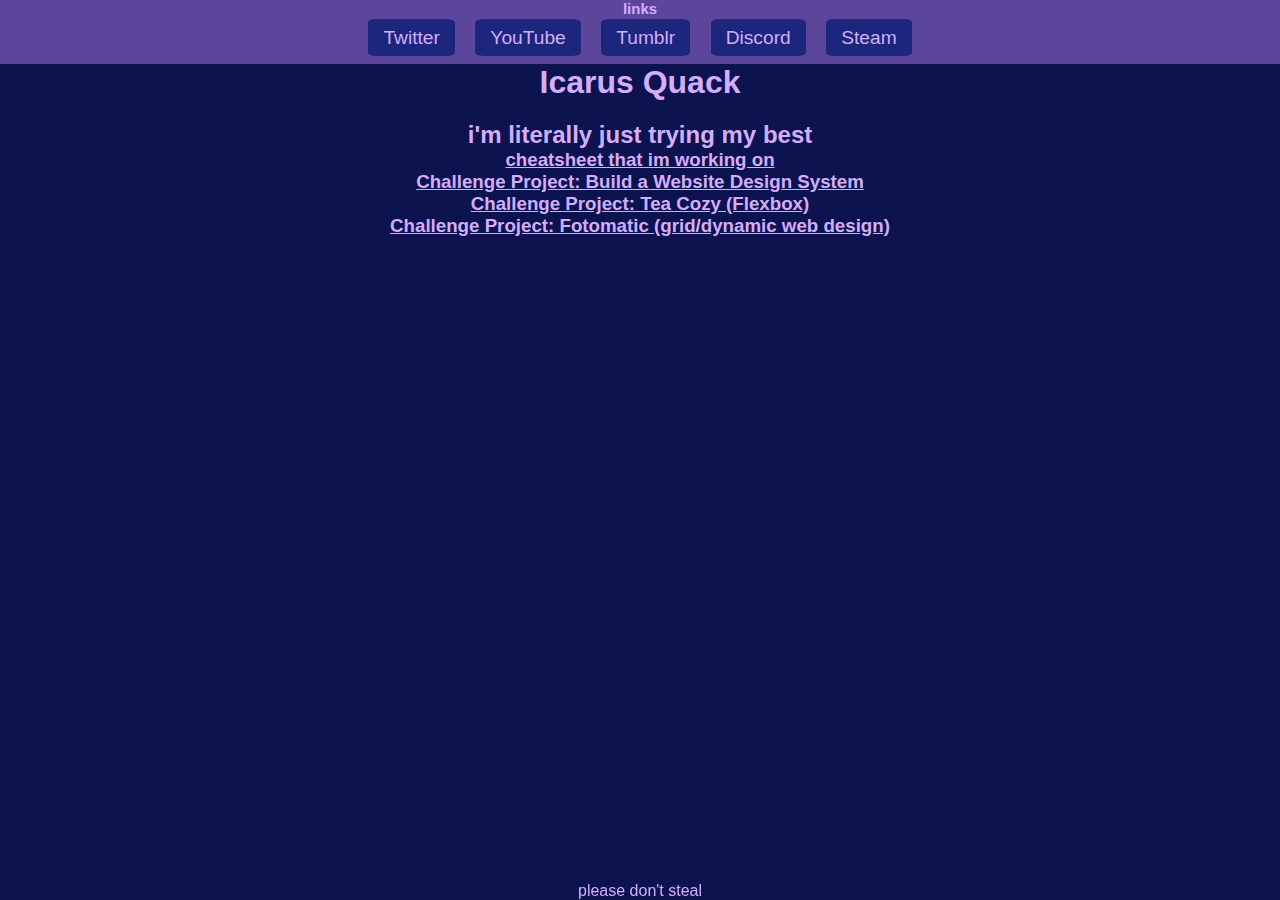
<file: index.html>
<!DOCTYPE html>
<html lang="en">
    <head>
        <title>IcarusQuack dot org</title>
        <link href="resources/style.css" rel="stylesheet">
        <link href="resources/live slug reactin.jpg" rel="icon">
    </head>
    <body>
        <header>
            <p class="socials">links</p>
            <nav class="socials">
                    <li><a class="socials" href="https://twitter.com/icarusquack" target="_blank">Twitter</a></li>
                    <li><a class="socials" href="https://youtube.com/@icarusquack" target="_blank">YouTube</a></li>
                    <li><a class="socials" href="https://icarusquack.tumblr.com" target="_blank">Tumblr</a></li>
                    <li><a class="socials" href=".\resources/bugs bunny.jpeg" target="_blank">Discord</a></li>
                    <li><a class="socials" href="https://steamcommunity.com/id/icarusquack" target="_blank">Steam</a></li>
                </ul>
            </nav>
        </header>
        <main>
            <h1>Icarus Quack</h1>
            <section class="workingon">
                <h2>i'm literally just trying my best</h2>
                <h3><a href="./cheatsheet/cheatsheet.html">cheatsheet that im working on</a></h3>
                <h3><a href="./websitedesignsystem/websiteDesign.html">Challenge Project: Build a Website Design System</a></h3>
                <h3><a href="./teacozyproject/teacozy.html">Challenge Project: Tea Cozy (Flexbox)</a></h3>
                <h3><a href="./fotomaticproject/fotomatic.html">Challenge Project: Fotomatic (grid/dynamic web design)</a></h3>
            </section>
        </main>
        <footer>
            <p>please don't steal</p>
        </footer>
    </body>
</html>
</file>
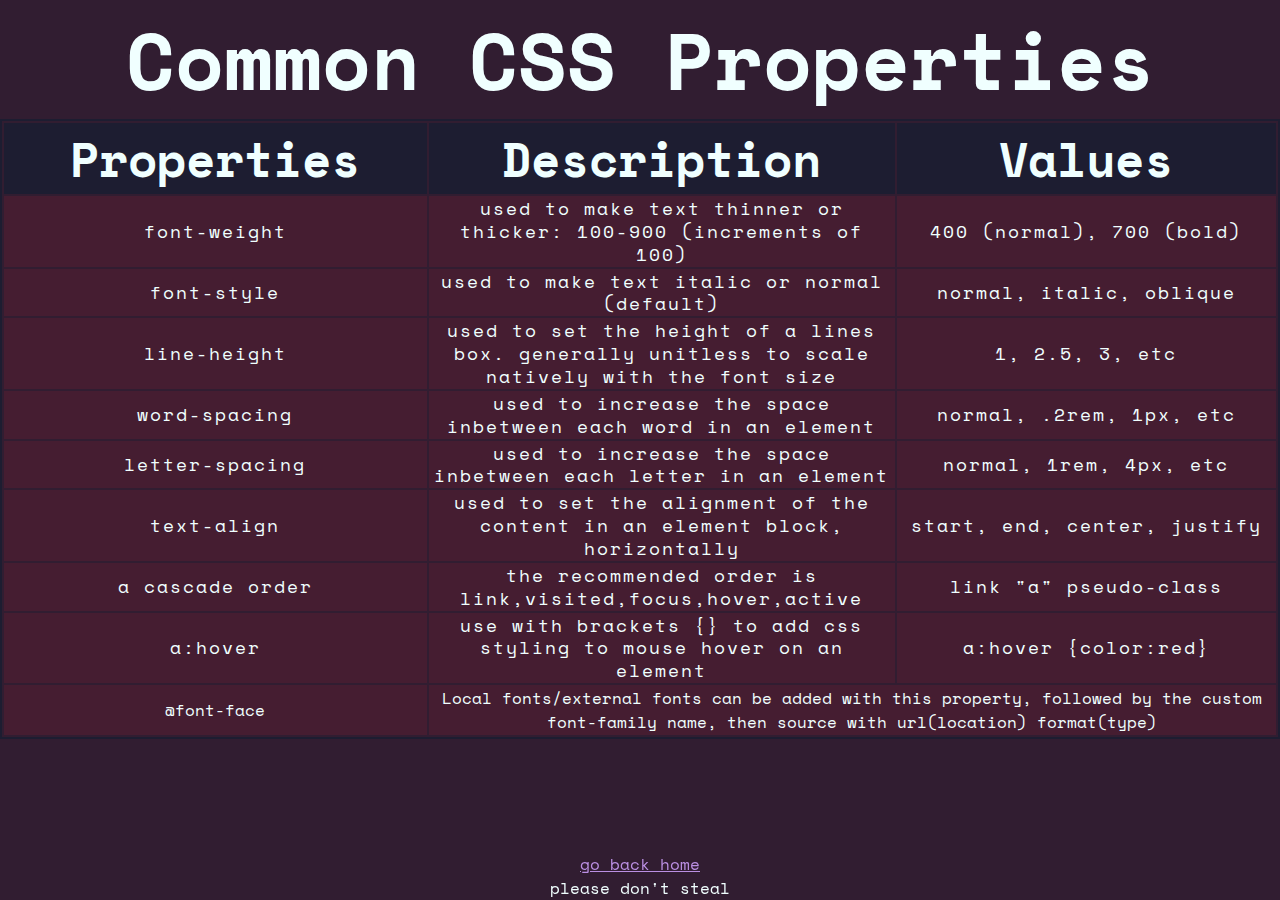
<file: cheatsheet/cheatsheet.html>
<!DOCTYPE html lang="en">
<html>
    <head>
        <title>Common CSS Properties</title>
        <link href="./styles.css" rel="stylesheet">
        <link rel="preconnect" href="https://fonts.googleapis.com">
        <link rel="preconnect" href="https://fonts.gstatic.com" crossorigin>
        <link href="https://fonts.googleapis.com/css2?family=Space+Mono:ital,wght@0,400;0,700;1,400;1,700&display=swap" rel="stylesheet">
    </head>
</html>
<body>
    <header>
        <h1>Common CSS Properties</h1>
    </header>
    <main>
        <table>
            <thead>
                <th>Properties</th>
                <th>Description</th>
                <th>Values</th>
            </thead>
            <tbody>
                <tr>
                    <td>font-weight</td>
                    <td>used to make text thinner or thicker: 100-900 (increments of 100)</td>
                    <td>400 (normal), 700 (bold)</td>
                </tr>
                <tr>
                    <td>font-style</td>
                    <td>used to make text italic or normal (default)</td>
                    <td>normal, italic, oblique</td>
                </tr>
                <tr>
                    <td>line-height</td>
                    <td>used to set the height of a lines box. generally unitless to scale natively with the font size</td>
                    <td>1, 2.5, 3, etc</td>
                </tr>
                <tr>
                    <td>word-spacing</td>
                    <td>used to increase the space inbetween each word in an element</td>
                    <td>normal, .2rem, 1px, etc</td>
                </tr>
                <tr>
                    <td>letter-spacing</td>
                    <td>used to increase the space inbetween each letter in an element</td>
                    <td>normal, 1rem, 4px, etc</td>
                </tr>
                <tr>
                    <td>text-align</td>
                    <td>used to set the alignment of the content in an element block, horizontally</td>
                    <td>start, end, center, justify</td>
                </tr>
                <tr>
                    <td>a cascade order</td>
                    <td>the recommended order is link,visited,focus,hover,active</td>
                    <td>link "a" pseudo-class</td>
                </tr>
                <tr>
                    <td>a:hover</td>
                    <td>use with brackets {} to add css styling to mouse hover on an element</td>
                    <td>a:hover {color:red}</td>
                </tr>
            </tbody>
            <tfoot>
                <tr>
                    <td>@font-face</td>
                    <td colspan="2">Local fonts/external fonts can be added with this property, followed by the custom font-family name, then source with url(location) format(type)</td>
                </tr>
            </tfoot>
        </table>
    </main>
    <footer>
        <p><a href="../index.html">go back home</a></p>
        <p>please don't steal</p>
    </footer>
</body>
</file>
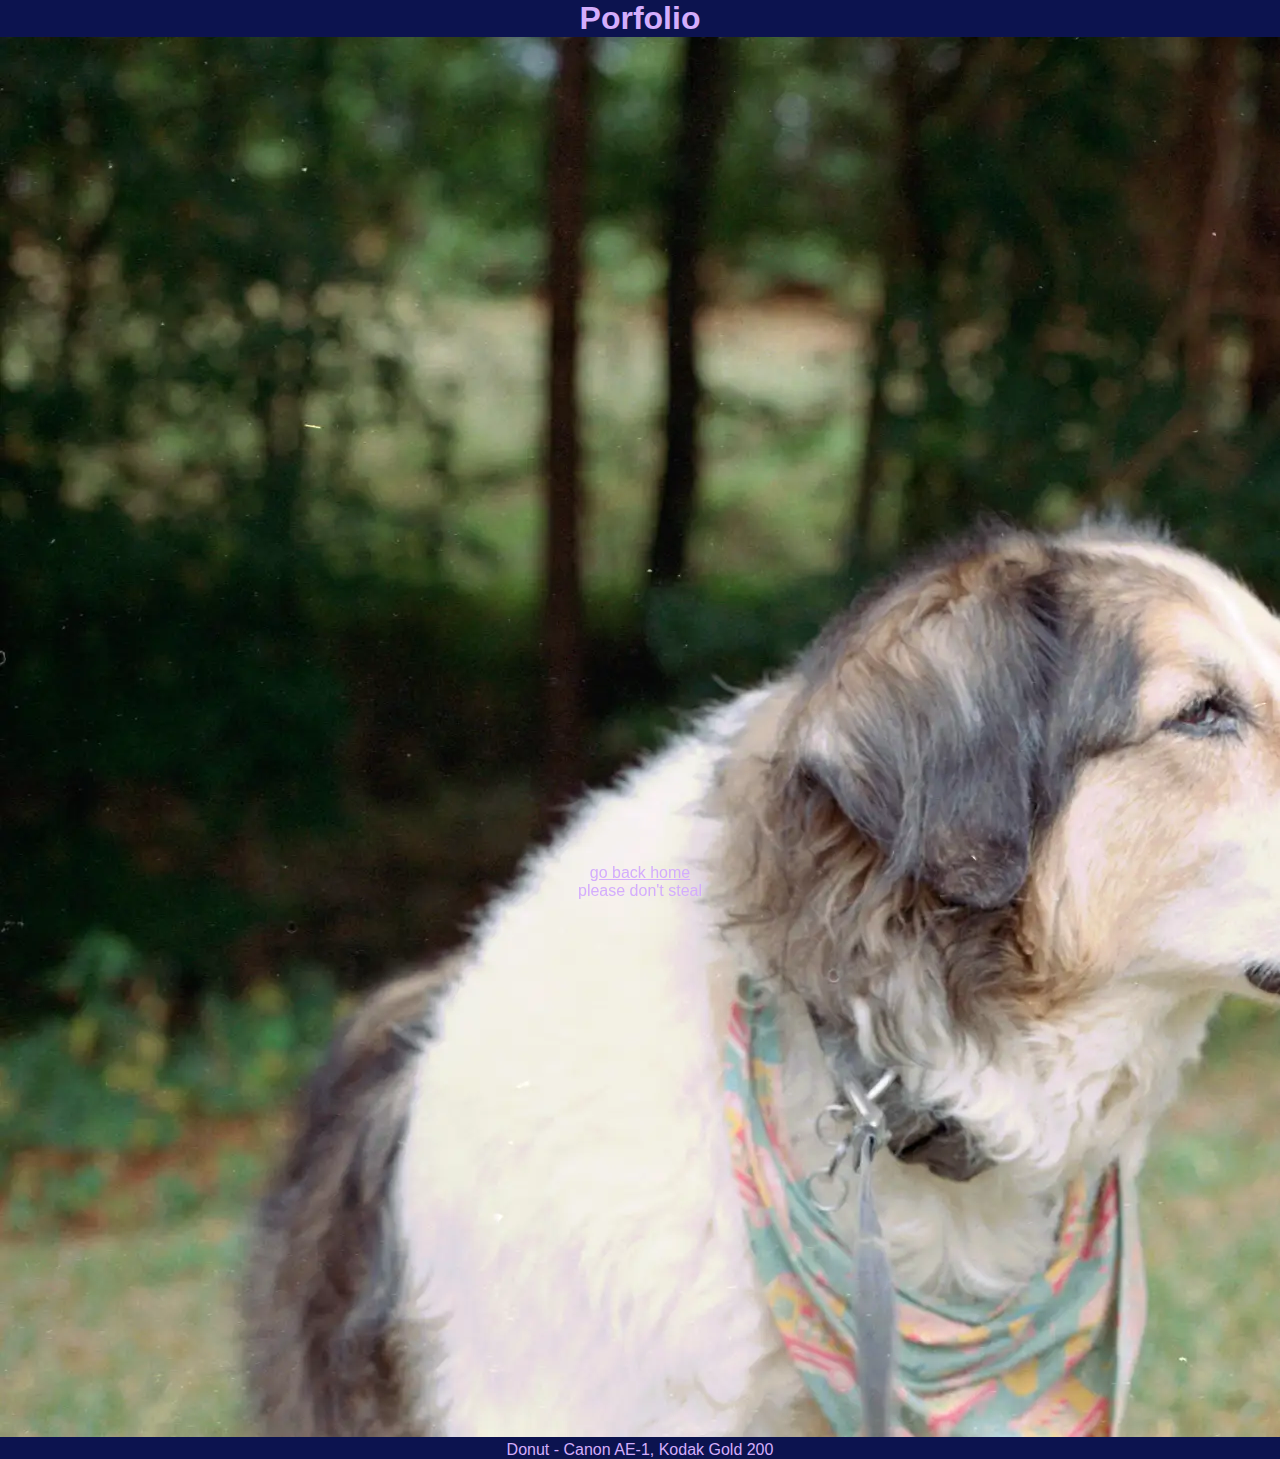
<file: photoShare/porfolio.html>
<!DOCTYPE html>
<html>
  <head>
    <title>Portfolio</title>
    <link href="../resources/style.css" rel="stylesheet" />
    <title>Portfolio</title>
    <meta name="title" content="Portfolio" />
    <meta name="description" content="Icarus Quack Pictures" />
  </head>
  <body>
    <h1>Porfolio</h1>
    <figure>
    <picture>
      <source srcset="./photographs/donut1.webp" type="image/webp">
      <img src="./photographs/donut1.webp" alt="Photograph of Donut" />
      <figcaption>Donut - Canon AE-1, Kodak Gold 200</figcaption>
    </picture>
    </figure>
  </body>
  <footer>
    <p><a href="../index.html">go back home</a></p>
    <p>please don't steal</p>
  </footer>
</html>
</file>
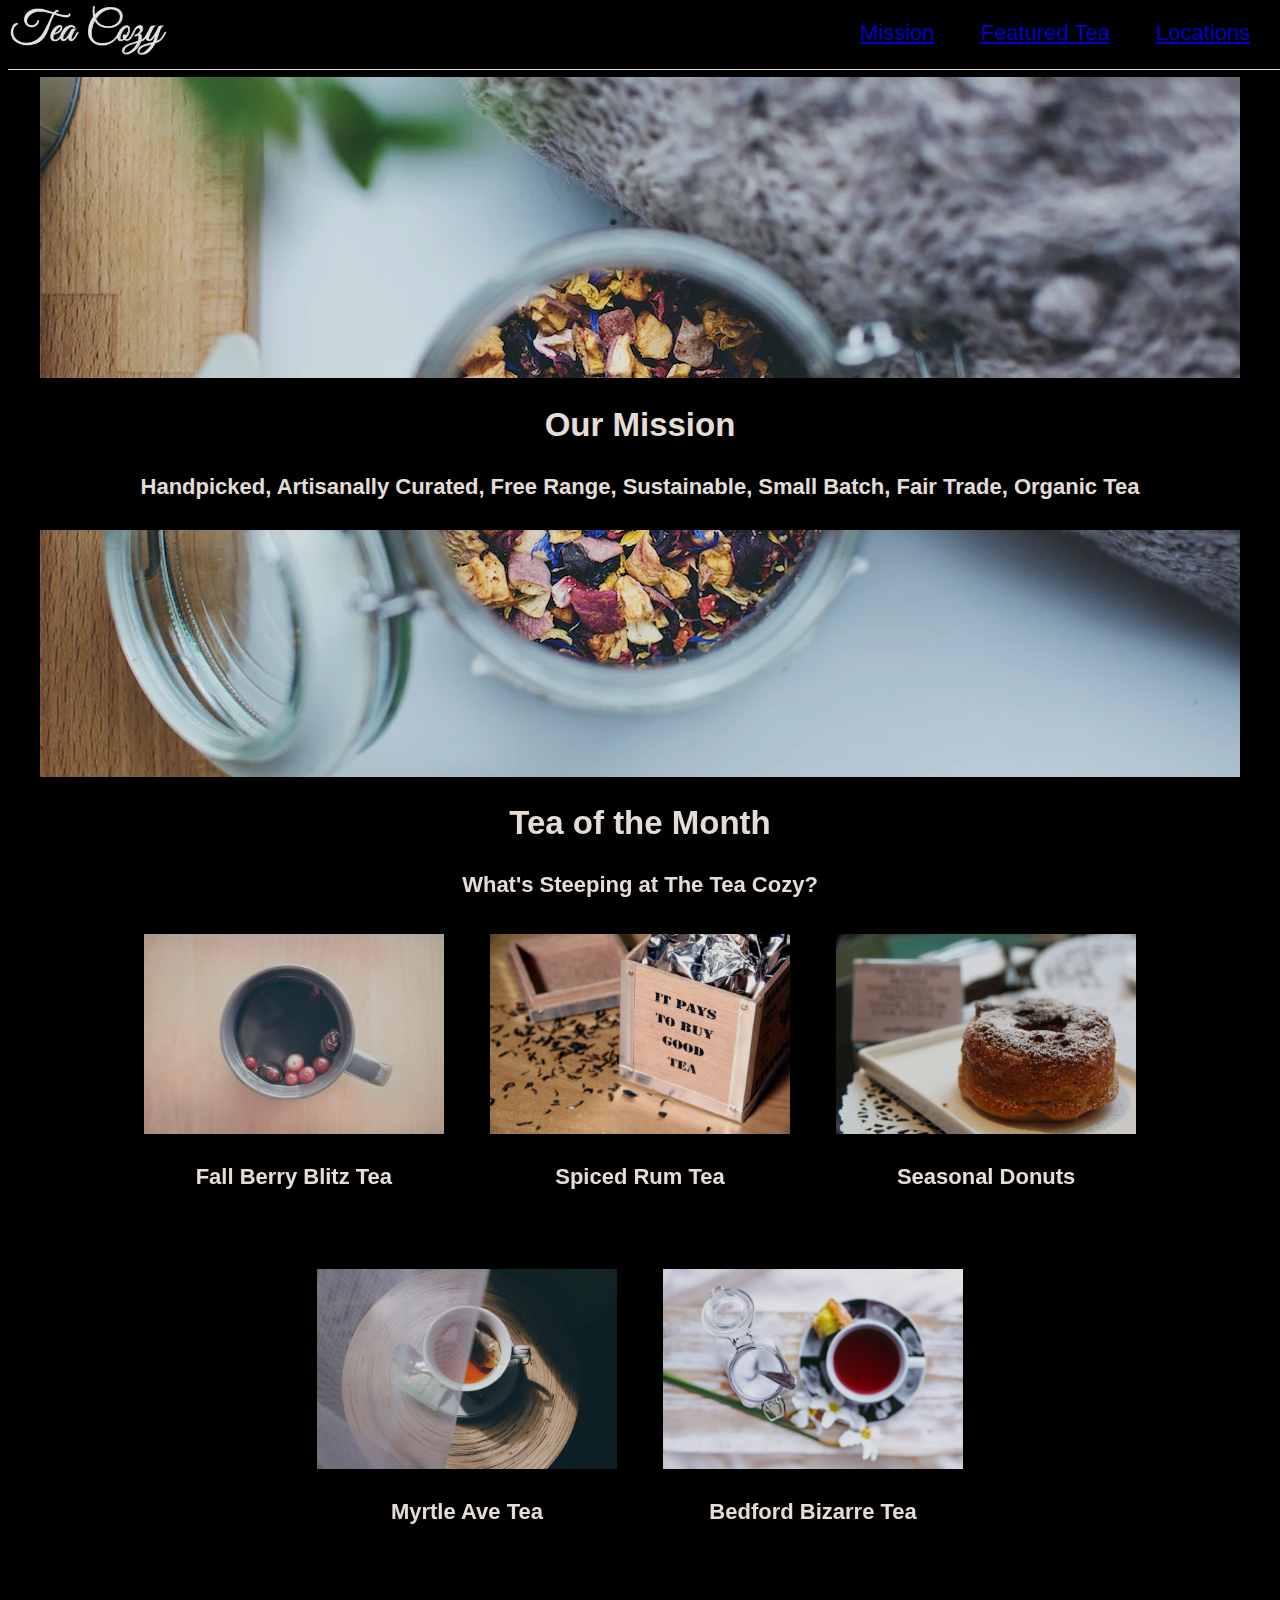
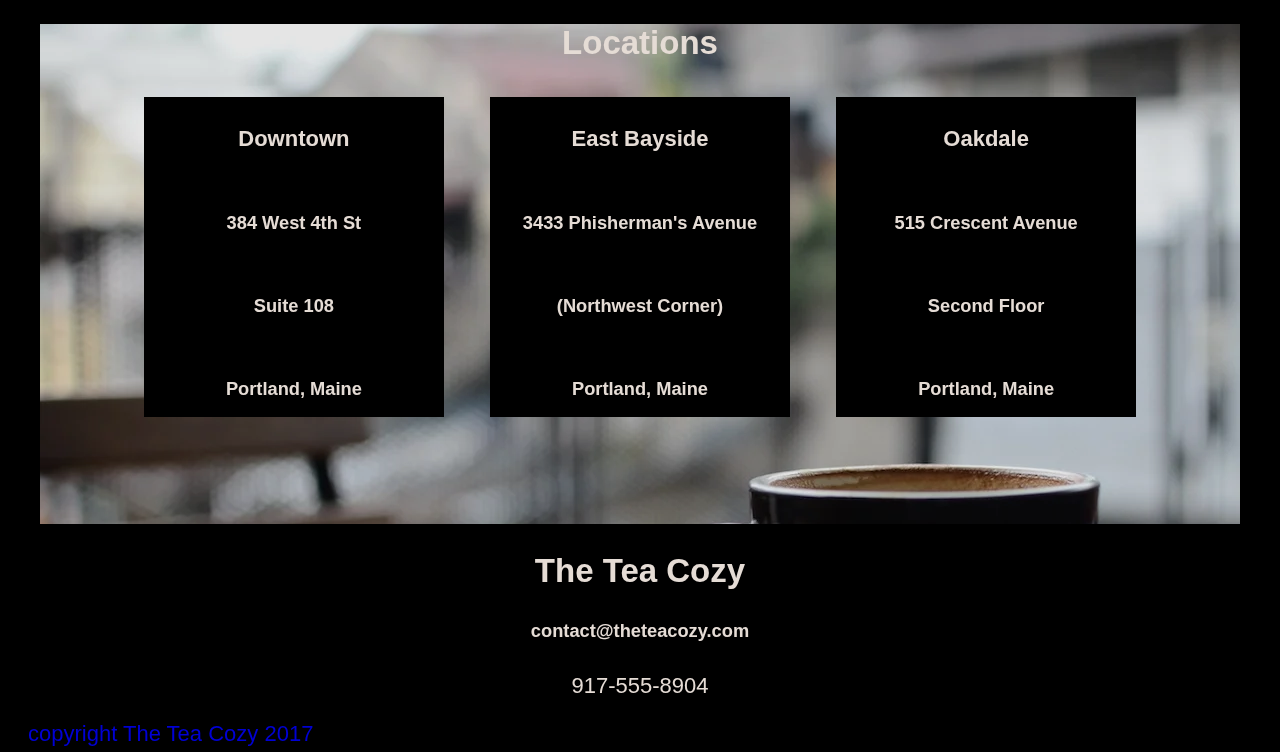
<file: teacozyproject/teacozy.html>
<!DOCTYPE html>
<html  lang="en">
    <head>
        <title>Tea Cozy Project</title>
        <link href="./resources/teacozy.css" rel="stylesheet">
    </head>
    <body>
        <header>
            <img src="./resources/img-tea-cozy-logo.webp"
            type="image/webp"
            alt="logo"/>
            <ul>
                <li><a href="#ourmissionbanner">Mission</a></li>
                <li><a href="#teaofthemonth">Featured Tea</a></li>
                <li><a href="#location">Locations</a></li>
            </ul>
        </header>
        <main>
            <section class="ourmission">
                <div id="ourmissionbanner">
                    <h2>Our Mission</h2>
                    <h4>Handpicked, Artisanally Curated, Free Range, Sustainable, Small Batch, Fair Trade, Organic Tea</h4>
                </div>
            </section>
            <section class="totm">
                <h2>Tea of the Month</h2>
                <h4>What's Steeping at The Tea Cozy?</h4>
                <section class="container" id="teaofthemonth">
                    <article class="col">
                        <img src="./resources/img-berryblitz.webp" type="image/webp"/>
                        <h4>Fall Berry Blitz Tea</h4>
                    </article>
                    <article class="col">
                        <img src="./resources/img-spiced-rum.webp" type="image/webp"/>
                        <h4>Spiced Rum Tea</h4>
                    </article>
                    <article class="col">
                        <img src="./resources/img-donut.jpg" type="image/jpg"/>
                        <h4>Seasonal Donuts</h4>
                    </article>
                    <article class="col">
                        <img src="./resources/img-myrtle-ave.webp" type="image/webp"/>
                        <h4>Myrtle Ave Tea</h4>
                    </article>
                    <article class="col">
                        <img src="./resources/img-bedford-bizarre.webp" type="image/webp"/>
                        <h4>Bedford Bizarre Tea</h4>
                    </article>
                </section>
            </section>
            <section class="location">
                <h2>Locations</h2>
                <section class="container" id="location">
                    <article class="col">
                        <h4>Downtown</h4>
                        <h5>384 West 4th St</h5>
                        <h5>Suite 108</h5>
                        <h5>Portland, Maine</h5>
                    </article>
                    <article class="col">
                        <h4>East Bayside</h4>
                        <h5>3433 Phisherman's Avenue</h5>
                        <h5>(Northwest Corner)</h5>
                        <h5>Portland, Maine</h5>
                    </article>
                    <article class="col">
                        <h4>Oakdale</h4>
                        <h5>515 Crescent Avenue</h5>
                        <h5>Second Floor</h5>
                        <h5>Portland, Maine</h5>
                    </article>
                </section>
            </section>
        </main>
        <footer>
            <h2>The Tea Cozy</h2>
            <h5>contact@theteacozy.com</h5>
            <p>917-555-8904</p>
            <p class="copyright"><a href="../index.html">copyright The Tea Cozy 2017</a></p>
        </footer>
    </body>
</html>
</file>
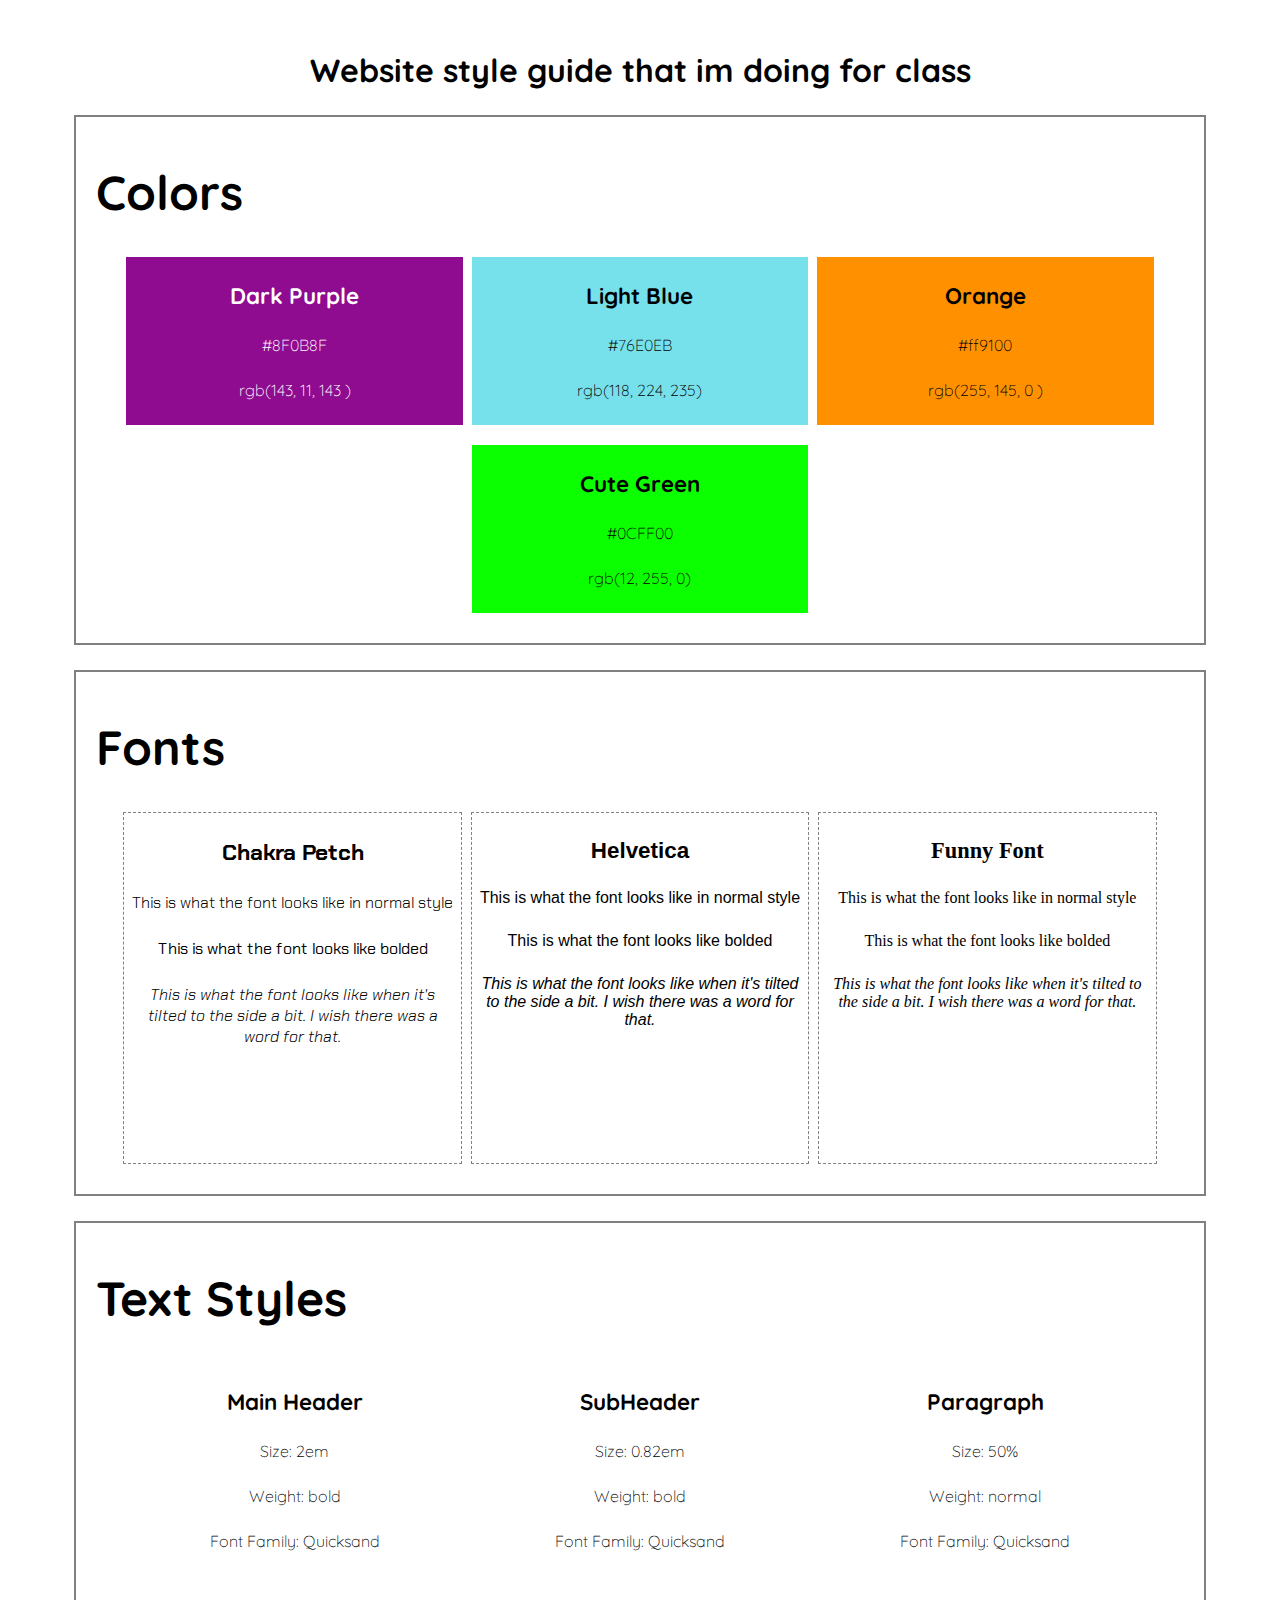
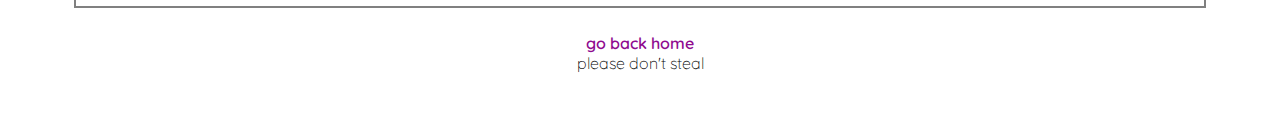
<file: websitedesignsystem/websiteDesign.html>
<!DOCTYPE html lang="en">
<html>
    <head>
        <title>Website Style Guide thing</title>
        <link href="./websitedesign.css" rel="stylesheet" type="text/css">
        <link href="https://fonts.googleapis.com/css2?family=Chakra+Petch:ital,wght@0,300;0,400;0,500;0,600;0,700;1,300;1,400;1,500;1,600;1,700&display=swap" rel="stylesheet">
        <link href="https://fonts.googleapis.com/css2?family=Quicksand:wght@300..700&display=swap" rel="stylesheet">
    </head>
    <body>
        <h1>
            Website style guide that im doing for class
        <section class="color">
            <h2>Colors</h1>
            <article class="color-block purple">
                <h3>Dark Purple</h2>
                <p class="colorcode">#8F0B8F</p>
                <p class="colorcode">rgb(143, 11, 143 )</p>
            </article>
            <article class="color-block blue">
                <h3>Light Blue</h2>
                <p class="colorcode">#76E0EB</p>
                <p class="colorcode">rgb(118, 224, 235)</p>
            </article>
            <article class="color-block orange">
                <h3>Orange</h2>
                <p class="colorcode">#ff9100</p>
                <p class="colorcode">rgb(255, 145, 0 )</p>
            </article>
            <article class="color-block green">
                <h3>Cute Green</h3>
                <p class="colorcode">#0CFF00</p>
                <p class="colorcode">rgb(12, 255, 0)</p>
            </article>
        </section>
        <section class="fonts">
            <h2 class="fonts">Fonts</h2>
            <article class="font chakra-petch">
                <h3><a href="https://fonts.google.com/specimen/Chakra+Petch" target="_blank">Chakra Petch</a></h3>
                <p>This is what the font looks like in normal style</p>
                <p><strong>This is what the font looks like bolded</strong></p>
                <p><em>This is what the font looks like when it's tilted to the side a bit. I wish there was a word for that.</em></p>
            </article>
            <article class="font helvetica">
                <h3>Helvetica</h3>
                <p>This is what the font looks like in normal style</p>
                <p><strong>This is what the font looks like bolded</strong></p>
                <p><em>This is what the font looks like when it's tilted to the side a bit. I wish there was a word for that.</em></p>
            </article>
            <article class="font comicsans">
                <h3>Funny Font</h3>
                <p>This is what the font looks like in normal style</p>
                <p><strong>This is what the font looks like bolded</strong></p>
                <p><em>This is what the font looks like when it's tilted to the side a bit. I wish there was a word for that.</em></p>
            </article>
        </section>
        <section class="textstyles">
            <h2 class="textstyles">Text Styles</h2>
            <article class="textsteyles mainheader">
                <h3>Main Header</h3>
                <p>Size: 2em</p>
                <p>Weight: bold</p>
                <p>Font Family: <a href="https://fonts.google.com/specimen/Quicksand" target="_blank">Quicksand</a></p>
            </article>
            <article class="textstyles subheader">
                <h3>SubHeader</h3>
                <p>Size: 0.82em</p>
                <p>Weight: bold</p>
                <p>Font Family: <a href="https://fonts.google.com/specimen/Quicksand" target="_blank">Quicksand</a></p>
            </article>
            <article class="textstyles paragraph">
                <h3>Paragraph</h3>
                <p>Size: 50%</p>
                <p>Weight: normal</p>
                <p>Font Family: <a href="https://fonts.google.com/specimen/Quicksand" target="_blank">Quicksand</a></p>
            </article>
        </section>
        <footer>
            <p><a href="../index.html">go back home</a></p>
            <p>please don't steal</p>
        </footer>
    </body>
</html>
</file>
<file: resources/style.css>
* {
    margin: 0;
    padding: 0;
    font-family: Helvetica, Arial, sans-serif;
    text-align:center;
    color: #D4ADFC;
}
body {
    background-color: #0C134F;
}
header {
    background-color: #5C469C;
    padding-bottom: 15px;
}

p.socials {
    margin-bottom: 10px;
    font-weight: 600;
    font-size: 15px;
}

nav {
    width: 100%;
}

nav li {
    display: inline-block;
}

a.socials,
a.socials:visited {
    background-color: #1D267D;
    padding: 8px 15px;
    margin: 10px 8px;
    font-size: 120%;
    text-decoration:none;
    cursor:pointer;
    border-radius: 10%;
}

a.socials:hover {
    background-color:#363d7e;
}

a.socials:active {
    background-color:#4f5484;
}

main {
    background-color: #0C134F;
    overflow-y: scroll;
}

section {
    margin: 20px auto;
}

footer {
    position: fixed;
    bottom: 0;
    width: 100%;
}
</file>
<file: cheatsheet/styles.css>
* {
    margin: 0;
    padding: 0;
    font-family: "Space Mono", monospace;
}
header {
    text-align: center;
    font-size: 2.5em;
}
body {
    background-color: rgb(49, 29, 49);
    color:azure;
}

table {
    color: azure;
    text-align: center;
    border: solid 2px rgb(29, 29, 49);
    width: 100%;
}

thead {
    font-weight: 700;
    font-size: 3em;
    text-align: center;
    background-color: rgb(29, 29, 49);
}

tbody {
    font-size: 1.1em;
    letter-spacing: 2px;
    line-height: 1.3;
}

table td {
    margin: 0 auto;
    padding: 1px;
    height: auto;
    width: 500px;
    background-color: rgb(69, 29, 49);
}

footer {
    text-align: center;
    position: fixed;
    bottom: 0;
    width: 100%;
}

footer a {
    color: rgb(186, 143, 226);
}
</file>
<file: teacozyproject/resources/teacozy.css>
body {
    font-family: Helvetica, sans-serif;
    font-size: 22px; 
    color: seashell;
    background-color: black;
    opacity: 0.9;
    text-align: center;
}

header {
    height: 69px;
    width: 100%;
    border-bottom: 1px solid seashell;
}

header,
header img,
header ul {
    top: 0;
    position: fixed;
}

header img {
    margin: 0 10px;
    text-align: left;
    top: 5px;
    left: 0px;
    height: 50px;
    display: inline-block;
}

header ul {
    margin: 0 10px;
    display: inline-block;
    right: 0px;
    top: 20px;
}

header ul li{
    display: inline-block;
}

header a {
    margin: 0 20px;
}

body {
    position: relative;
    top: 69px;
}

.ourmission {
    width: 1200px;
    height: 700px;
    margin: 0 auto;
    background-image: url(./img-mission-background.webp);
}

#ourmissionbanner {
    background-color: black;
    position: relative;
    top: 43%;
    padding: 1px 0;
}

.totd.container {
    display: flex;
    width: 1000px;
}

.col {
    width: 300px;
    height: 320px;
    display: inline-flex;
    flex-direction: column;
    margin: 7.5px 20px;
    background-color: black;
}

.location {
    width: 1200px;
    height: 500px;
    background-image: url(./img-locations-background.webp);
    margin: 0 auto;
}

.location.container {
    display: flex;
    width: 1200px;
}

footer {
    height: 200px;
}

.copyright {
    margin: 0 20px;
    text-align: left;
}

footer a {
    text-decoration: none;
}

footer a:visited {
    color:white;
    text-decoration: none;
}

footer a:hover {
    color: lightblue;
}
</file>
<file: websitedesignsystem/websitedesign.css>
* {
    margin: 25 auto;
    padding: 0;
}

body {
    font-family: 'Quicksand', Helvetica, sans-serif;
}

a {
    text-decoration: none;
    color: black;
}

a:hover {
    text-decoration: underline;
    color:grey;
}

h1 {
    text-align: center;
}

h2 {
    text-align:left;
}

h3{
    font-size: 70%;
}

p {
    font-size: 50%;
    font-weight: 300;
}

section {
    border: solid 2px grey;
    width: 85%;
    text-align: center;
    padding: 20px;
}

article {
    width: 30%;
    display: inline-block;
    text-align: center;
    margin: 10px auto;
    vertical-align: top;
    padding: 0 5px;
    overflow: scroll;
    -ms-overflow-style: none;  /* IE and Edge */
    scrollbar-width: none;  /* Firefox */
}

article::-webkit-scrollbar {
    display: none;
}

.font {
    border: dashed 1px grey;
    height: 350px;
}

.colorcode {
    font-size: 50%;
}

.purple {
    background-color: #8F0B8F;
    color: white;
}

.blue {
    background-color: #76E0EB;
    color: black;
}

.orange {
    background-color: #ff9100;
    color: black;
}

.green {
    background-color: #0CFF00;
    color: black;
}

article.chakra-petch {
    font-family: 'Chakra Petch', sans-serif;
}

article.helvetica {
    font-family: Helvetica, sans-serif;
}

article.comicsans {
    font-family: 'Comic Sans MS', cursive, serif;
}

footer p{
    margin: 0;
    padding: 0;
}

footer p a,
footer p a:visited {
    color: #8F0B8F;
    font-weight: 600;
}

footer p a:hover {
    text-decoration: underline;
}
</file>
